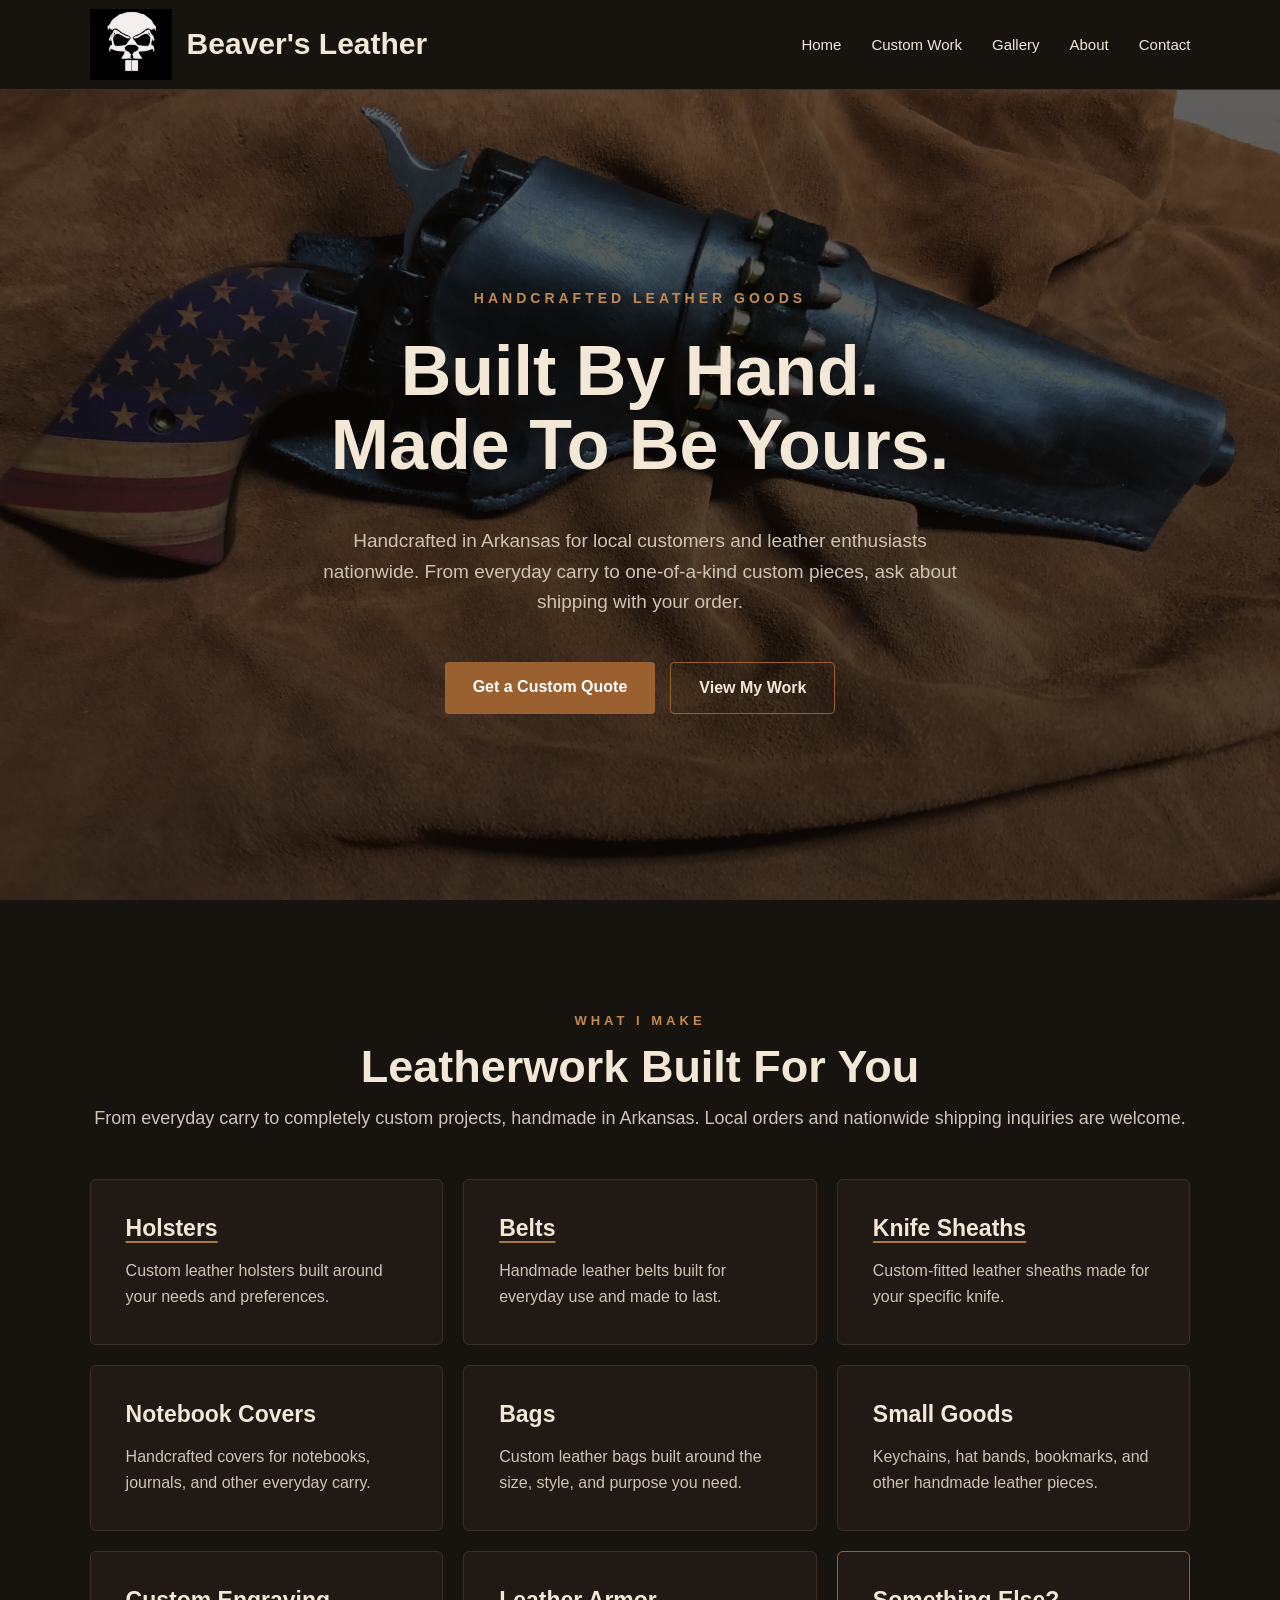
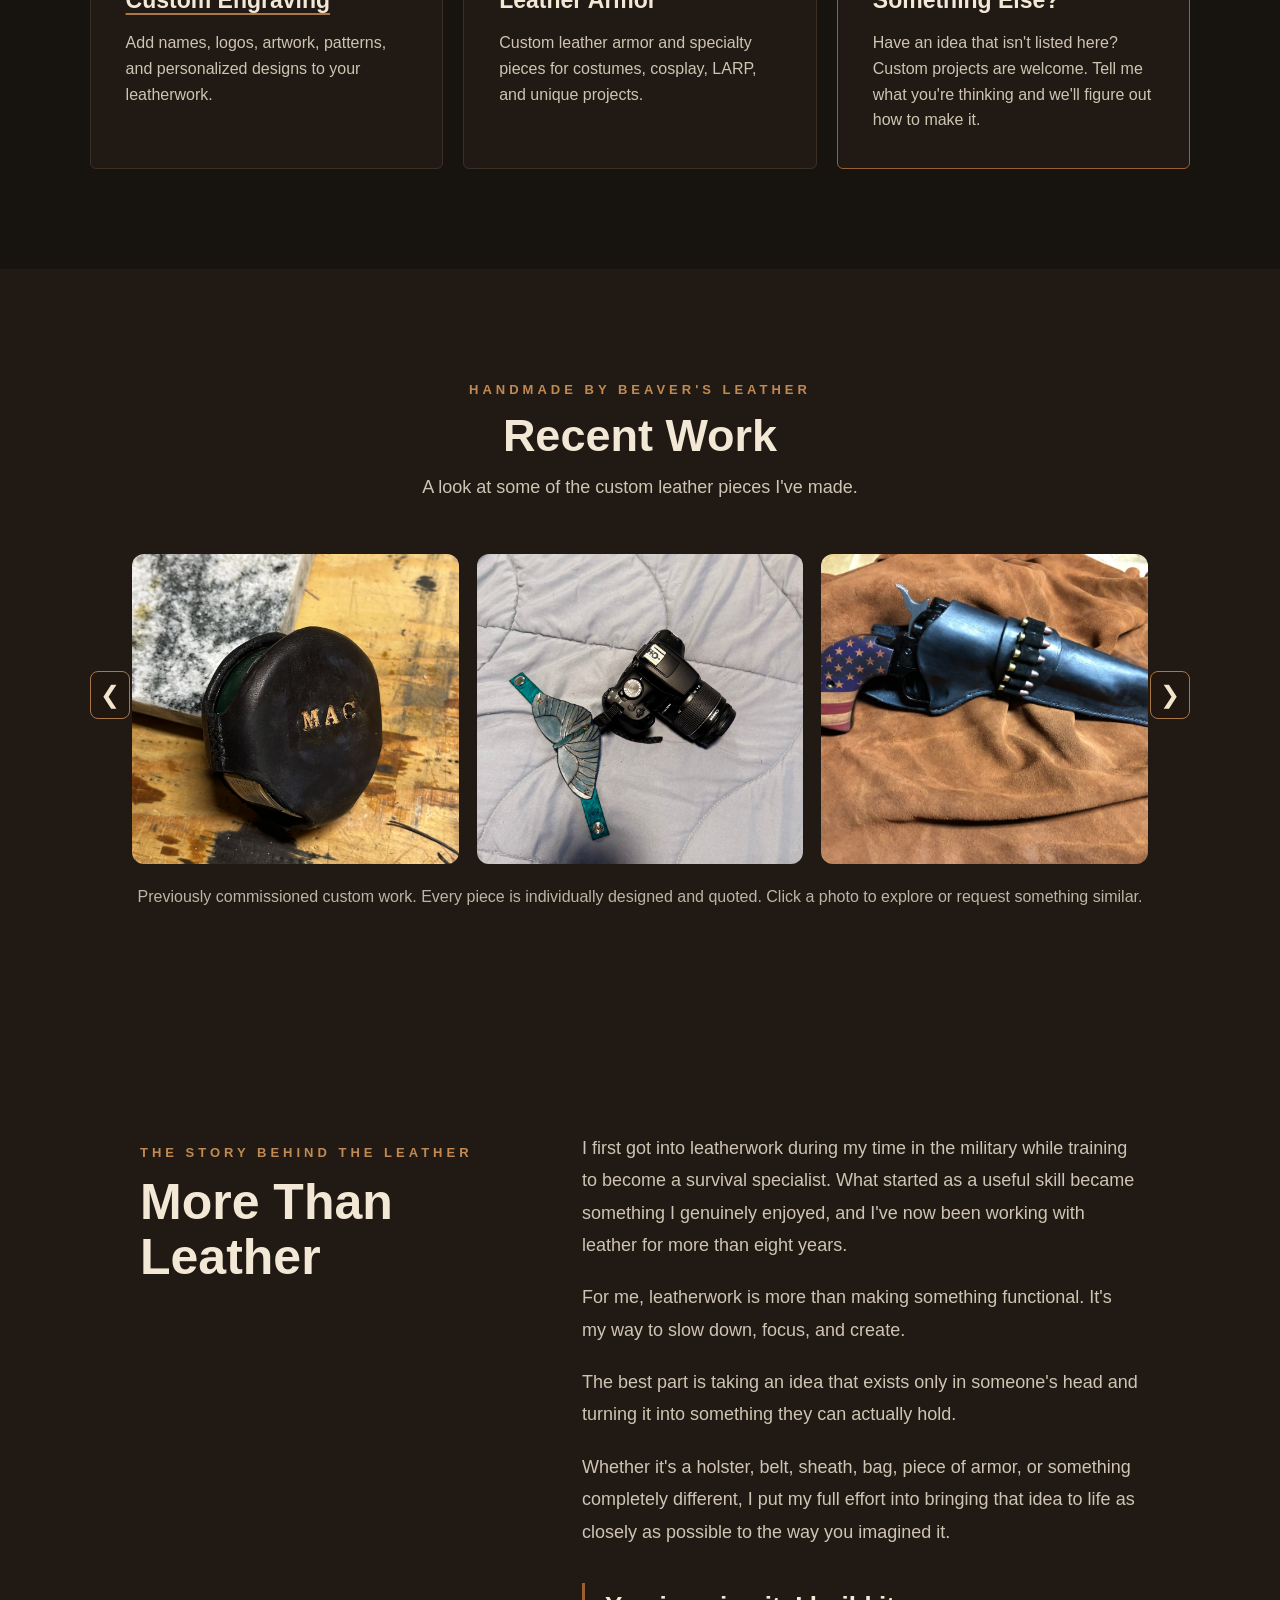
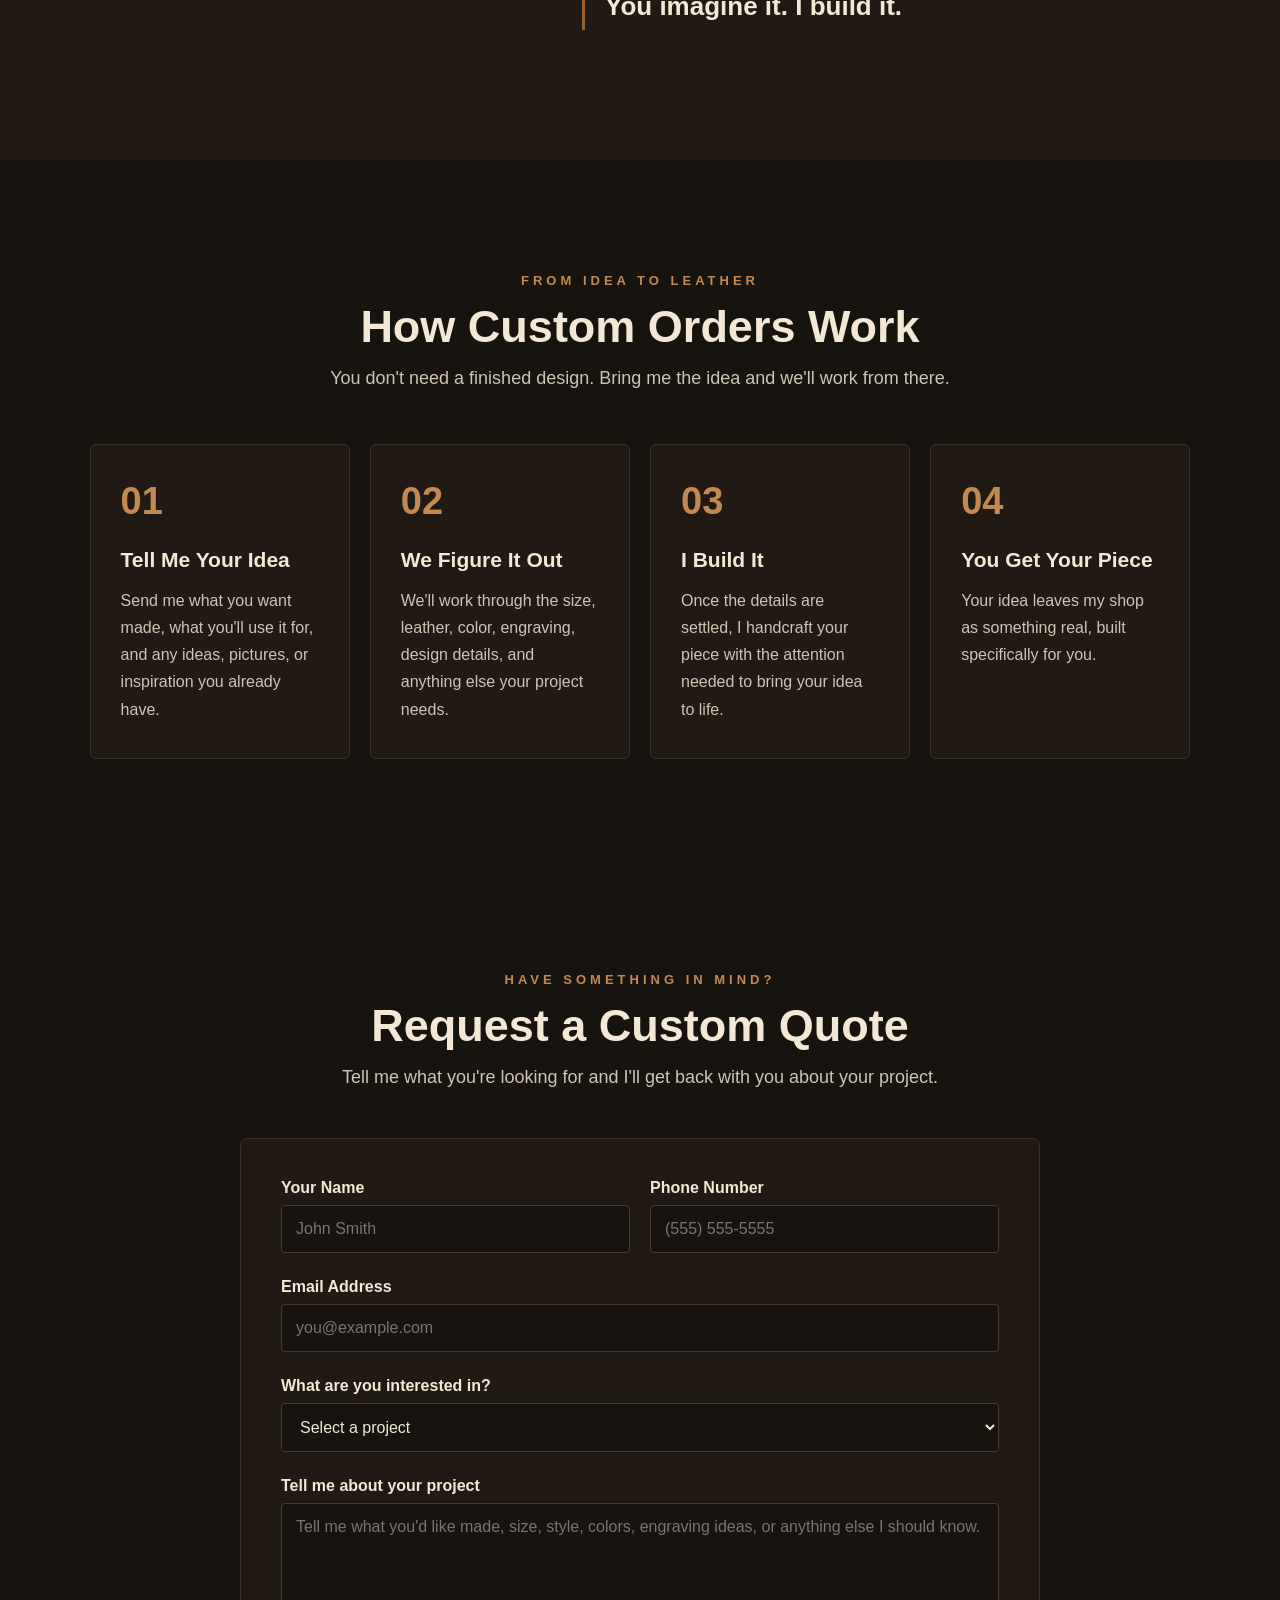
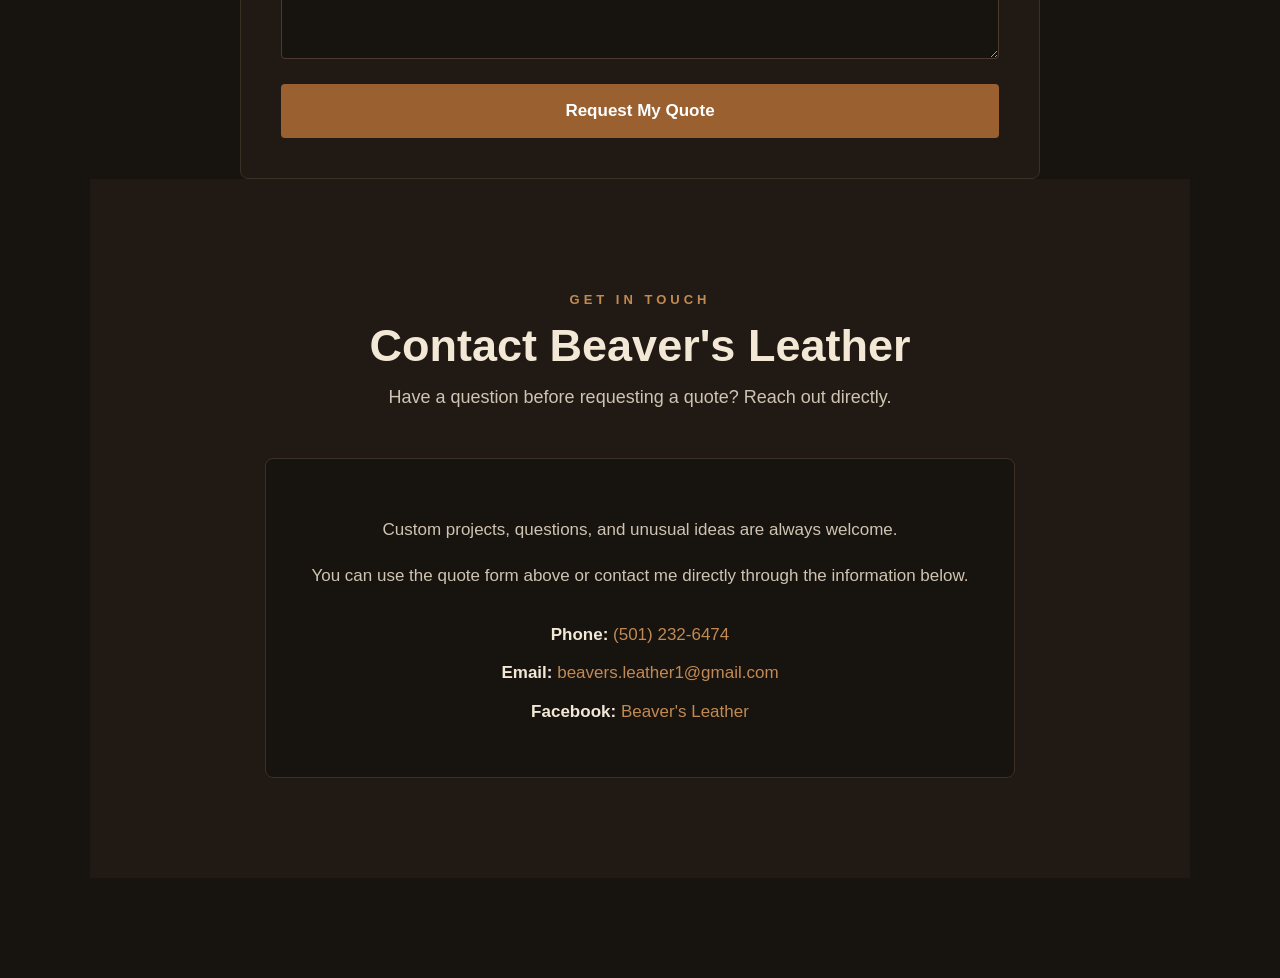
<file: index.html>
<!DOCTYPE html>
<html lang="en">

<head>
    <meta charset="UTF-8">
    <meta name="viewport" content="width=device-width, initial-scale=1.0">
    <meta name="google-site-verification" content="rkYF938mYYrLlUx3frRd5JpRMcJmNcJFyd7w3SIu_lg" />

    <title>Custom Leather Goods in Arkansas & Nationwide | Beaver's Leather</title>
    <meta name="description" content="Arkansas-based custom leathercraft serving local and nationwide customers. Explore handmade holsters, belts, knife sheaths and engraved gifts. Request a quote.">
    <meta name="robots" content="index, follow, max-image-preview:large">
    <link rel="canonical" href="https://zacbeavers7-source.github.io/beavers-leather/">
    <meta property="og:type" content="website">
    <meta property="og:site_name" content="Beaver's Leather">
    <meta property="og:title" content="Custom Leather Goods & Engraving | Beaver's Leather">
    <meta property="og:description" content="Handcrafted leather holsters, belts, knife sheaths, engraved notebooks and one-of-a-kind custom leatherwork. You imagine it. I build it.">
    <meta property="og:url" content="https://zacbeavers7-source.github.io/beavers-leather/">
    <meta property="og:image" content="https://zacbeavers7-source.github.io/beavers-leather/images/leather3.jpeg">
    <meta property="og:image:alt" content="Handcrafted leatherwork by Beaver's Leather">
    <meta name="twitter:card" content="summary_large_image">
    <meta name="theme-color" content="#201710">
    <script type="application/ld+json">
    {
      "@context": "https://schema.org",
      "@type": "Organization",
      "name": "Beaver's Leather",
      "url": "https://zacbeavers7-source.github.io/beavers-leather/",
      "description": "Custom handcrafted leather goods including holsters, belts, knife sheaths, notebooks and personalized leather gifts.",
      "email": "beavers.leather1@gmail.com",
      "telephone": "+1-501-232-6474",
      "sameAs": ["https://www.facebook.com/BeaverhideLeather"],
      "logo": "https://zacbeavers7-source.github.io/beavers-leather/images/logo.JPG"
    }
    </script>
    <link rel="stylesheet" href="style.css">
<style>
.gallery-carousel { position:relative; max-width:1200px; margin:32px auto 0; padding:0 42px; }
.gallery-track { display:flex; gap:18px; overflow-x:auto; scroll-snap-type:x mandatory; scroll-behavior:smooth; scrollbar-width:none; padding:6px 0 12px; }
.gallery-track::-webkit-scrollbar { display:none; }
.gallery-track img { flex:0 0 calc((100% - 36px)/3); width:calc((100% - 36px)/3); height:310px; object-fit:cover; border-radius:12px; cursor:zoom-in; scroll-snap-align:start; }
.gallery-arrow { position:absolute; top:45%; transform:translateY(-50%); z-index:2; width:40px; height:48px; border:1px solid #a97846; border-radius:8px; background:#201710; color:#f4e5cd; font-size:24px; cursor:pointer; }
.gallery-prev { left:0; } .gallery-next { right:0; }
.gallery-arrow:hover { background:#754b2a; }
.gallery-hint { text-align:center; opacity:.75; margin-top:12px; }
.gallery-lightbox[hidden] { display:none; }
.gallery-lightbox { position:fixed; inset:0; z-index:9999; background:rgba(0,0,0,.94); display:flex; align-items:center; justify-content:center; gap:14px; padding:55px 15px; }
.lightbox-photo { max-width:calc(100vw - 125px); max-height:calc(100vh - 110px); object-fit:contain; }
.lightbox-close,.lightbox-prev,.lightbox-next { background:rgba(45,32,22,.9); color:white; border:1px solid #b48b62; border-radius:8px; cursor:pointer; font-size:26px; padding:10px 15px; }
.lightbox-close { position:absolute; top:15px; right:20px; font-size:34px; }
.lightbox-count { position:absolute; bottom:15px; color:white; font-size:14px; }
@media(max-width:800px) { .gallery-track img { flex-basis:calc((100% - 18px)/2); width:calc((100% - 18px)/2); height:270px; } }
@media(max-width:540px) { .gallery-carousel { padding:0 34px; } .gallery-track img { flex-basis:100%; width:100%; height:330px; } .gallery-arrow { width:30px; } .lightbox-photo { max-width:calc(100vw - 100px); } .lightbox-prev,.lightbox-next { padding:8px; } }
@media(prefers-reduced-motion:reduce) { .gallery-track { scroll-behavior:auto; } }

.product-card h3 a { color:inherit; text-decoration:underline; text-decoration-color:#a97846; text-underline-offset:5px; }
.gallery-request {position:absolute;bottom:45px;left:50%;transform:translateX(-50%);background:#b98a56;color:#18110b;border:0;border-radius:8px;padding:12px 18px;font-weight:700;cursor:pointer;white-space:nowrap;max-width:90vw;}
.gallery-lightbox .lightbox-count {bottom:12px;}
.quote-reference[hidden]{display:none}
.quote-reference{display:flex;align-items:center;gap:15px;max-width:700px;margin:15px auto 25px;padding:14px;border:1px solid #a97846;border-radius:10px;background:#241b14;color:#f4e5cd}
.quote-reference img{width:100px;height:100px;object-fit:cover;border-radius:6px}
.quote-reference p{overflow-wrap:anywhere;font-size:13px;margin:6px 0}
.quote-reference button{background:none;color:#e6b67e;border:1px solid #a97846;border-radius:5px;padding:6px 10px;cursor:pointer}
@media(max-width:540px){.gallery-request{font-size:13px;padding:10px 12px}.quote-reference img{width:75px;height:75px}}
</style>
</head>

<body>

    <header>
        <div class="logo">

    <img
        src="images/logo.JPG"
        alt="Beaver's Leather Logo"
        class="logo-img"
    >

    <span class="logo-text">Beaver's Leather</span>

</div>

        <nav>
    <a href="#">Home</a>
    <a href="#products">Custom Work</a>
    <a href="#gallery">Gallery</a>
    <a href="#about">About</a>
    <a href="#contact">Contact</a>
</nav>
    </header>

    <main>

        <section class="hero">

            <p class="hero-small">HANDCRAFTED LEATHER GOODS</p>

            <h1>Built By Hand.<br>Made To Be Yours.</h1>

            <p class="hero-description">
                Handcrafted in Arkansas for local customers and leather enthusiasts nationwide.
                From everyday carry to one-of-a-kind custom pieces, ask about shipping with your order.
            </p>

            <div class="hero-buttons">
                <a class="button primary-button" href="#quote">Get a Custom Quote</a>
                <a class="button secondary-button" href="#gallery">View My Work</a>
            </div>

        </section>
<section class="products" id="products">

    <div class="section-heading">
        <p>WHAT I MAKE</p>
        <h2>Leatherwork Built For You</h2>
        <span>
            From everyday carry to completely custom projects, handmade in Arkansas.
            Local orders and nationwide shipping inquiries are welcome.
        </span>
    </div>

    <div class="product-grid">

        <div class="product-card">
            <h3><a href="custom-leather-holsters.html">Holsters</a></h3>
            <p>Custom leather holsters built around your needs and preferences.</p>
        </div>

        <div class="product-card">
            <h3><a href="custom-leather-belts.html">Belts</a></h3>
            <p>Handmade leather belts built for everyday use and made to last.</p>
        </div>

        <div class="product-card">
            <h3><a href="custom-knife-sheaths.html">Knife Sheaths</a></h3>
            <p>Custom-fitted leather sheaths made for your specific knife.</p>
        </div>

        <div class="product-card">
            <h3>Notebook Covers</h3>
            <p>Handcrafted covers for notebooks, journals, and other everyday carry.</p>
        </div>

        <div class="product-card">
            <h3>Bags</h3>
            <p>Custom leather bags built around the size, style, and purpose you need.</p>
        </div>

        <div class="product-card">
            <h3>Small Goods</h3>
            <p>Keychains, hat bands, bookmarks, and other handmade leather pieces.</p>
        </div>

        <div class="product-card">
            <h3><a href="personalized-leather-gifts.html">Custom Engraving</a></h3>
            <p>Add names, logos, artwork, patterns, and personalized designs to your leatherwork.</p>
        </div>

        <div class="product-card">
            <h3>Leather Armor</h3>
            <p>Custom leather armor and specialty pieces for costumes, cosplay, LARP, and unique projects.</p>
        </div>

        <div class="product-card custom-card">
            <h3>Something Else?</h3>
            <p>
                Have an idea that isn't listed here? Custom projects are welcome.
                Tell me what you're thinking and we'll figure out how to make it.
            </p>
        </div>

    </div>

</section>
<section class="gallery" id="gallery">

    <div class="section-heading">
        <p>HANDMADE BY BEAVER'S LEATHER</p>
        <h2>Recent Work</h2>
        <span>
            A look at some of the custom leather pieces I've made.
        </span>
    </div>

    <div class="gallery-carousel" aria-label="Leatherwork photo gallery">
        <button class="gallery-arrow gallery-prev" type="button" aria-label="Previous photos">&#10094;</button>
        <div class="gallery-track" id="gallery-track" tabindex="0" aria-label="Swipe or scroll through photos">
            <img src="images/leather1.jpg" alt="Handcrafted leatherwork" loading="lazy">
            <img src="images/leather2.jpeg" alt="Handcrafted leatherwork" loading="lazy">
            <img src="images/leather3.jpeg" alt="Handcrafted leatherwork" loading="lazy">
            <img src="images/leather4.JPG" alt="Handcrafted leatherwork" loading="lazy">
            <img src="images/leather5.jpeg" alt="Handcrafted leatherwork" loading="lazy">
            <img src="images/leather6.jpeg" alt="Handcrafted leatherwork" loading="lazy">
        </div>
        <button class="gallery-arrow gallery-next" type="button" aria-label="Next photos">&#10095;</button>
    </div>
    <p class="gallery-hint">Previously commissioned custom work. Every piece is individually designed and quoted. Click a photo to explore or request something similar.</p>
    <div class="gallery-lightbox" id="gallery-lightbox" role="dialog" aria-modal="true" aria-label="Photo viewer" hidden>
        <button type="button" class="lightbox-close" aria-label="Close photo viewer">&times;</button>
        <button type="button" class="lightbox-prev" aria-label="Previous photo">&#10094;</button>
        <img class="lightbox-photo" alt="Enlarged handmade leatherwork">
        <button type="button" class="lightbox-next" aria-label="Next photo">&#10095;</button>
        <span class="lightbox-count" aria-live="polite"></span>
        <button type="button" class="gallery-request">Request Something Similar</button>
    </div>

</section>
<section class="about" id="about">

    <div class="about-content">

        <div class="about-heading">
            <p>THE STORY BEHIND THE LEATHER</p>
            <h2>More Than Leather</h2>
        </div>

        <div class="about-text">

            <p>
                I first got into leatherwork during my time in the military
                while training to become a survival specialist. What started
                as a useful skill became something I genuinely enjoyed, and
                I've now been working with leather for more than eight years.
            </p>

            <p>
                For me, leatherwork is more than making something functional.
                It's my way to slow down, focus, and create.
            </p>

            <p>
                The best part is taking an idea that exists only in someone's
                head and turning it into something they can actually hold.
            </p>

            <p>
                Whether it's a holster, belt, sheath, bag, piece of armor, or
                something completely different, I put my full effort into
                bringing that idea to life as closely as possible to the way
                you imagined it.
            </p>

            <p class="about-tagline">
                You imagine it. I build it.
            </p>

        </div>

    </div>

</section>
<section class="process" id="process">

    <div class="section-heading">
        <p>FROM IDEA TO LEATHER</p>
        <h2>How Custom Orders Work</h2>
        <span>
            You don't need a finished design. Bring me the idea and we'll work from there.
        </span>
    </div>

    <div class="process-grid">

        <div class="process-card">
            <span class="step-number">01</span>
            <h3>Tell Me Your Idea</h3>
            <p>
                Send me what you want made, what you'll use it for,
                and any ideas, pictures, or inspiration you already have.
            </p>
        </div>

        <div class="process-card">
            <span class="step-number">02</span>
            <h3>We Figure It Out</h3>
            <p>
                We'll work through the size, leather, color, engraving,
                design details, and anything else your project needs.
            </p>
        </div>

        <div class="process-card">
            <span class="step-number">03</span>
            <h3>I Build It</h3>
            <p>
                Once the details are settled, I handcraft your piece
                with the attention needed to bring your idea to life.
            </p>
        </div>

        <div class="process-card">
            <span class="step-number">04</span>
            <h3>You Get Your Piece</h3>
            <p>
                Your idea leaves my shop as something real,
                built specifically for you.
            </p>
        </div>

    </div>

</section>
<section class="quote-section" id="quote">

    <div class="section-heading">
        <p>HAVE SOMETHING IN MIND?</p>
        <h2>Request a Custom Quote</h2>
        <span>
            Tell me what you're looking for and I'll get back with you about your project.
        </span>
    </div>

    <div class="quote-reference" id="quote-reference" hidden><img id="quote-reference-image" alt="Selected previous leather project"><div><strong>Inspired by a previous project</strong><p id="quote-reference-label"></p><button type="button" id="quote-reference-clear">Remove reference</button></div></div>

    <form
    class="quote-form"
    action="https://formsubmit.co/beavers.leather1@gmail.com"
    method="POST"
    enctype="multipart/form-data"
>

    <input type="hidden" id="project-reference" name="inspiration_project_url" value="">
    <input
        type="hidden"
        name="_subject"
        value="New Beaver's Leather Quote Request!"
    >

        <div class="form-row">

            <div class="form-group">
                <label for="name">Your Name</label>
                <input type="text" id="name" name="name" placeholder="John Smith" required>
            </div>

            <div class="form-group">
                <label for="phone">Phone Number</label>
                <input type="tel" id="phone" name="phone" placeholder="(555) 555-5555">
            </div>

        </div>

        <div class="form-group">
            <label for="email">Email Address</label>
            <input type="email" id="email" name="email" placeholder="you@example.com" required>
        </div>

        <div class="form-group">
            <label for="project">What are you interested in?</label>

            <select id="project" name="project" required>
                <option value="">Select a project</option>
                <option value="holster">Holster</option>
                <option value="belt">Belt</option>
                <option value="knife-sheath">Knife Sheath</option>
                <option value="notebook-cover">Notebook Cover</option>
                <option value="bag">Bag</option>
                <option value="keychain">Keychain</option>
                <option value="hand-band">Hand Band</option>
                <option value="bookmark">Bookmark</option>
                <option value="armor">Leather Armor</option>
                <option value="engraving">Custom Engraving</option>
                <option value="other">Something Else</option>
            </select>
        </div>

        <div class="form-group">
            <label for="details">Tell me about your project</label>

            <textarea
                id="details"
                name="details"
                rows="7"
                placeholder="Tell me what you'd like made, size, style, colors, engraving ideas, or anything else I should know."
                required
            ></textarea>
        </div>

        <button type="submit" class="submit-button">
            Request My Quote
        </button>

    </form>
    <section class="contact" id="contact">

    <div class="section-heading">
        <p>GET IN TOUCH</p>
        <h2>Contact Beaver's Leather</h2>
        <span>
            Have a question before requesting a quote? Reach out directly.
        </span>
    </div>

    <div class="contact-box">

        <p>
            Custom projects, questions, and unusual ideas are always welcome.
        </p>

        <p>
            You can use the quote form above or contact me directly through
            the information below.
        </p>

        <div class="contact-details">

    <p>
        <strong>Phone:</strong>
        <a href="tel:+15012326474">(501) 232-6474</a>
    </p>

    <p>
        <strong>Email:</strong>
        <a href="mailto:beavers.leather1@gmail.com">
            beavers.leather1@gmail.com
        </a>
    </p>

    <p>
        <strong>Facebook:</strong>
        <a href="https://www.facebook.com/BeaverhideLeather"
           target="_blank"
           rel="noopener noreferrer">
            Beaver's Leather
        </a>
    </p>

</div>

    </div>

</section>

</section>

    </main>

<script>
(() => {
 const track=document.getElementById('gallery-track');
 const viewer=document.getElementById('gallery-lightbox');
 const photo=viewer.querySelector('.lightbox-photo');
 const counter=viewer.querySelector('.lightbox-count');
 const referenceField=document.getElementById('project-reference');
 const referenceBox=document.getElementById('quote-reference');
 const referenceImage=document.getElementById('quote-reference-image');
 const referenceLabel=document.getElementById('quote-reference-label');
 const details=document.getElementById('details');
 const fallback=Array.from(track.querySelectorAll('img')).map(img=>({src:img.getAttribute('src'),name:img.getAttribute('src').split('/').pop()}));
 let images=fallback, current=0, timer;
 const reduceMotion=window.matchMedia('(prefers-reduced-motion: reduce)').matches;
 function render(items) {
   images=items;
   track.replaceChildren(...items.map(item=>{
     const img=document.createElement('img');
     img.src=item.src; img.alt='Beaver\'s Leather custom work: '+item.name.replace(/\.[^.]+$/,'').replace(/[-_]/g,' ');
     img.loading='lazy'; img.addEventListener('click',()=>openPhoto(items.indexOf(item)));
     return img;
   }));
 }
 function step(direction) {
   const first=track.querySelector('img'); if(!first)return;
   const distance=first.getBoundingClientRect().width+18;
   const max=track.scrollWidth-track.clientWidth;
   if(direction>0 && track.scrollLeft>=max-5)track.scrollTo({left:0,behavior:reduceMotion?'instant':'smooth'});
   else if(direction<0 && track.scrollLeft<=5)track.scrollTo({left:max,behavior:reduceMotion?'instant':'smooth'});
   else track.scrollBy({left:direction*distance,behavior:reduceMotion?'instant':'smooth'});
 }
 function showPhoto() { photo.src=images[current].src; photo.alt='Beaver\'s Leather custom work'; counter.textContent=(current+1)+' / '+images.length; }
 function openPhoto(i) { current=i;showPhoto();viewer.hidden=false;document.body.style.overflow='hidden';stop();viewer.querySelector('.lightbox-close').focus(); }
 function closePhoto() { viewer.hidden=true;document.body.style.overflow='';start(); }
 function movePhoto(d) { current=(current+d+images.length)%images.length;showPhoto(); }
 function requestSimilar(){
   const item=images[current];
   const url=new URL(item.src,document.baseURI).href;
   referenceField.value=url;
   referenceImage.src=url;
   referenceLabel.textContent='Reference photo: '+item.name;
   referenceBox.hidden=false;
   if(!details.value.trim())details.value='I saw this piece in your portfolio and would like to discuss a similar custom project. I understand it will be individually designed and quoted.\n\nMy preferred changes or details: ';
   closePhoto();
   document.getElementById('quote').scrollIntoView({behavior:reduceMotion?'auto':'smooth',block:'start'});
   details.focus({preventScroll:true});
 }
 viewer.querySelector('.gallery-request').addEventListener('click',requestSimilar);
 document.getElementById('quote-reference-clear').addEventListener('click',()=>{referenceField.value='';referenceBox.hidden=true;referenceImage.removeAttribute('src');referenceLabel.textContent='';});
 function stop(){clearInterval(timer);}
 function start(){stop();if(!reduceMotion)timer=setInterval(()=>{if(!document.hidden && viewer.hidden)step(1)},4000);}
 document.querySelector('.gallery-prev').addEventListener('click',()=>{step(-1);start();});
 document.querySelector('.gallery-next').addEventListener('click',()=>{step(1);start();});
 viewer.querySelector('.lightbox-close').addEventListener('click',closePhoto);
 viewer.querySelector('.lightbox-prev').addEventListener('click',()=>movePhoto(-1));
 viewer.querySelector('.lightbox-next').addEventListener('click',()=>movePhoto(1));
 viewer.addEventListener('click',e=>{if(e.target===viewer)closePhoto();});
 document.addEventListener('keydown',e=>{if(viewer.hidden)return;if(e.key==='Escape')closePhoto();if(e.key==='ArrowLeft')movePhoto(-1);if(e.key==='ArrowRight')movePhoto(1);});
 track.addEventListener('mouseenter',stop);track.addEventListener('mouseleave',start);
 track.addEventListener('focusin',stop);track.addEventListener('focusout',start);
 track.addEventListener('touchstart',stop,{passive:true});track.addEventListener('touchend',start,{passive:true});
 render(fallback);start();
 // The GitHub repository is public; discover newly uploaded photos automatically.
 fetch('https://api.github.com/repos/zacbeavers7-source/beavers-leather/contents/images?ref=main',{headers:{Accept:'application/vnd.github+json'}})
 .then(r=>{if(!r.ok)throw Error('Photo listing unavailable');return r.json();})
 .then(files=>{
   const photos=files.filter(f=>f.type==='file' && /\.(jpe?g|png|webp|gif)$/i.test(f.name) && !/^logo\./i.test(f.name))
     .map(f=>({src:'images/'+encodeURIComponent(f.name),name:f.name}));
   if(photos.length)render(photos);
 }).catch(()=>{ /* Keep original photos when the listing service is unavailable. */ });
})();
</script>
</body>

</html>
</file>
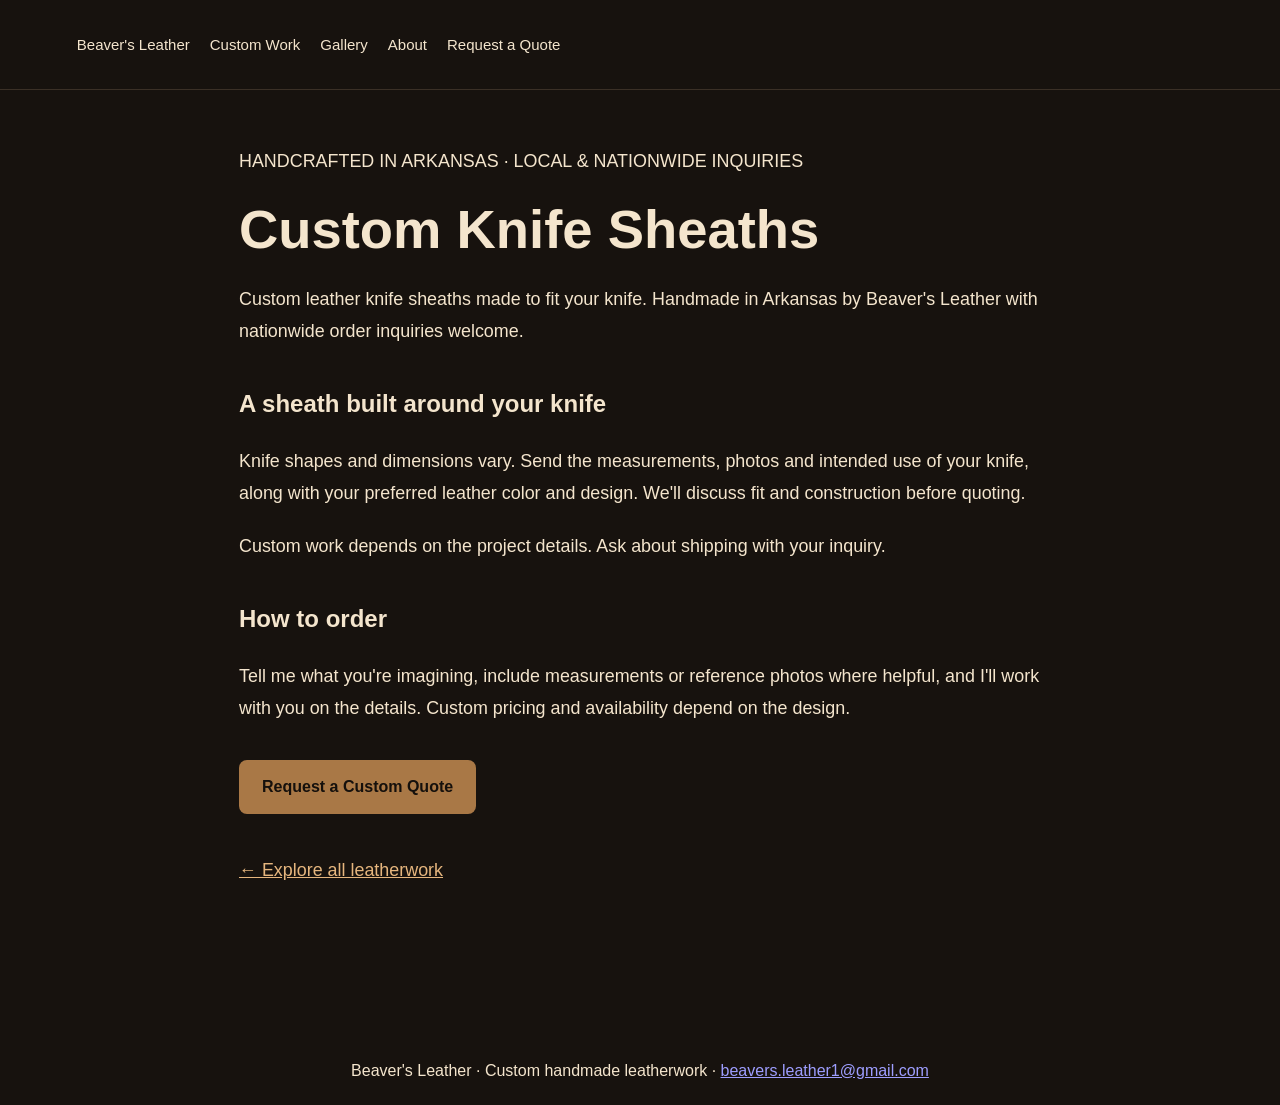
<file: custom-knife-sheaths.html>
<!DOCTYPE html>
<html lang="en"><head><meta charset="UTF-8"><meta name="viewport" content="width=device-width, initial-scale=1.0">
<title>Custom-Fitted Leather Knife Sheaths | Beaver's Leather</title>
<meta name="description" content="Custom leather knife sheaths made to fit your knife. Handmade in Arkansas by Beaver's Leather with nationwide order inquiries welcome."><meta name="robots" content="index, follow">
<link rel="canonical" href="https://zacbeavers7-source.github.io/beavers-leather/custom-knife-sheaths.html"><link rel="stylesheet" href="style.css">
<meta property="og:type" content="website"><meta property="og:title" content="Custom-Fitted Leather Knife Sheaths | Beaver's Leather"><meta property="og:description" content="Custom leather knife sheaths made to fit your knife. Handmade in Arkansas by Beaver's Leather with nationwide order inquiries welcome."><meta property="og:url" content="https://zacbeavers7-source.github.io/beavers-leather/custom-knife-sheaths.html">
<style>body{background:#17120e;color:#f4e5cd} .detail-wrap{max-width:850px;margin:55px auto;padding:0 24px 75px;line-height:1.8} .detail-wrap h1{font-size:clamp(2rem,5vw,3.4rem);line-height:1.2;margin:18px 0} .detail-wrap h2{margin-top:35px} .detail-wrap p{font-size:1.12rem;margin:20px 0} .detail-wrap a{color:#e6b67e} .detail-cta{display:inline-block;background:#a97846;color:#15100c!important;padding:13px 23px;border-radius:8px;text-decoration:none;font-weight:bold;margin-top:15px} .detail-back{display:inline-block;margin-top:20px} header{padding:20px 6%;} .detail-nav{display:flex;flex-wrap:wrap;gap:20px} .detail-nav a{color:#f4e5cd} footer{text-align:center;padding:25px}</style>
<script type="application/ld+json">{"@context":"https://schema.org","@type":"WebPage","name":"Custom-Fitted Leather Knife Sheaths","description":"Custom leather knife sheaths made to fit your knife. Handmade in Arkansas by Beaver's Leather with nationwide order inquiries welcome.","url":"https://zacbeavers7-source.github.io/beavers-leather/custom-knife-sheaths.html","isPartOf":{"@type":"WebSite","name":"Beaver's Leather","url":"https://zacbeavers7-source.github.io/beavers-leather/"}}</script>
</head><body>
<header><nav class="detail-nav"><a href="./">Beaver's Leather</a><a href="./#products">Custom Work</a><a href="./#gallery">Gallery</a><a href="./#about">About</a><a href="./#quote">Request a Quote</a></nav></header>
<main class="detail-wrap"><p>HANDCRAFTED IN ARKANSAS · LOCAL &amp; NATIONWIDE INQUIRIES</p><h1>Custom Knife Sheaths</h1><p>Custom leather knife sheaths made to fit your knife. Handmade in Arkansas by Beaver's Leather with nationwide order inquiries welcome.</p>
<h2>A sheath built around your knife</h2><p>Knife shapes and dimensions vary. Send the measurements, photos and intended use of your knife, along with your preferred leather color and design. We'll discuss fit and construction before quoting.</p><p>Custom work depends on the project details. Ask about shipping with your inquiry.</p>
<h2>How to order</h2><p>Tell me what you're imagining, include measurements or reference photos where helpful, and I'll work with you on the details. Custom pricing and availability depend on the design.</p>
<a class="detail-cta" href="./#quote">Request a Custom Quote</a><p><a class="detail-back" href="./#products">← Explore all leatherwork</a></p></main>
<footer>Beaver's Leather · Custom handmade leatherwork · <a href="mailto:beavers.leather1@gmail.com">beavers.leather1@gmail.com</a></footer>
</body></html>
</file>
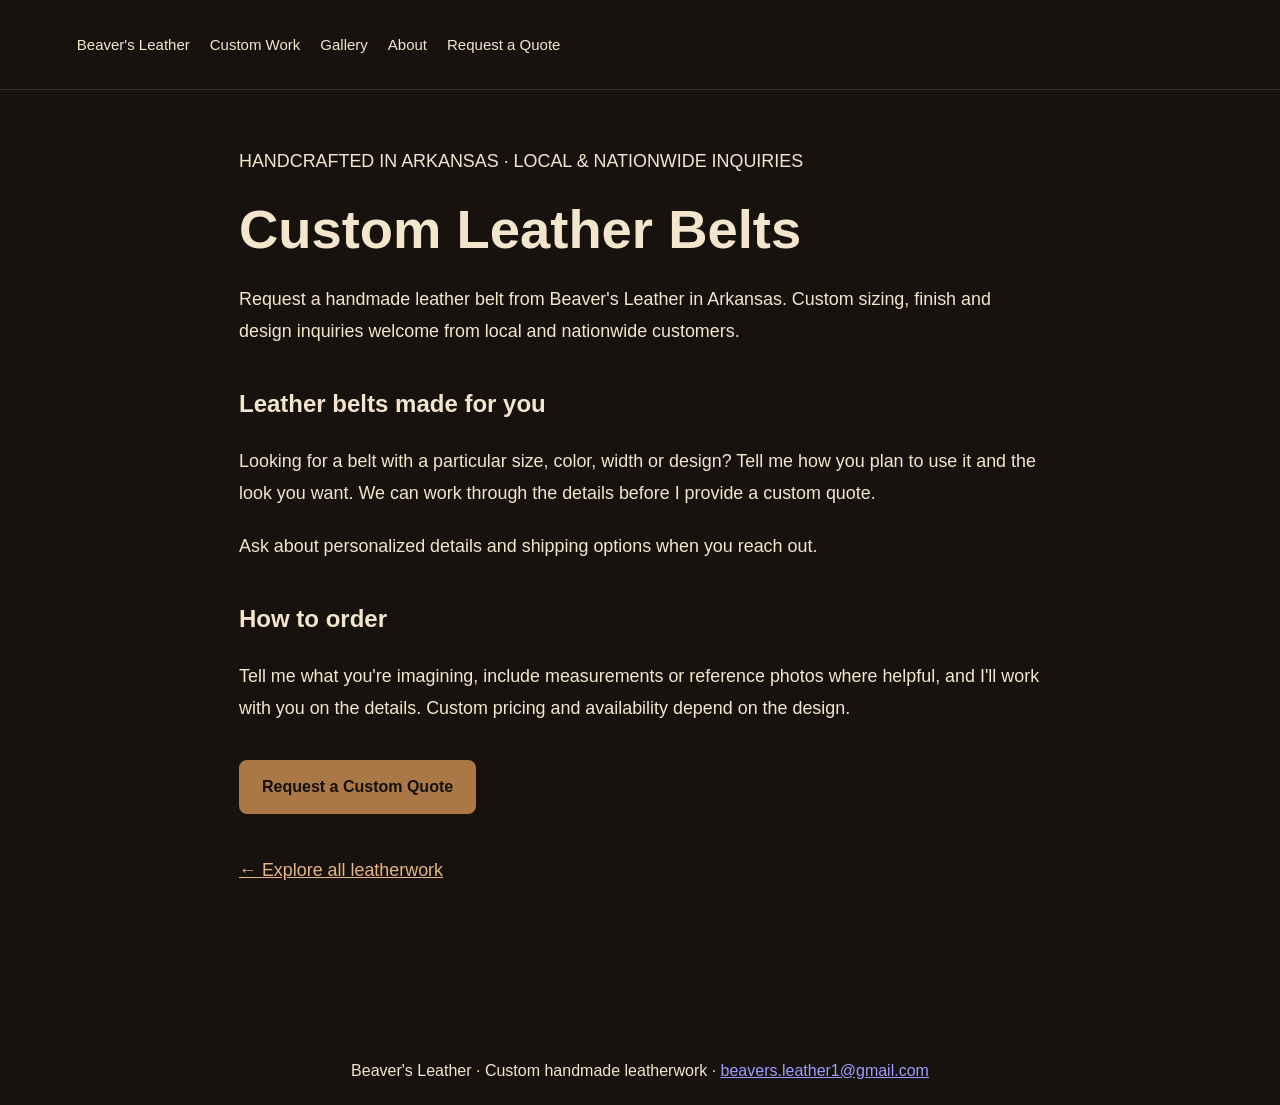
<file: custom-leather-belts.html>
<!DOCTYPE html>
<html lang="en"><head><meta charset="UTF-8"><meta name="viewport" content="width=device-width, initial-scale=1.0">
<title>Handmade Custom Leather Belts | Beaver's Leather</title>
<meta name="description" content="Request a handmade leather belt from Beaver's Leather in Arkansas. Custom sizing, finish and design inquiries welcome from local and nationwide customers."><meta name="robots" content="index, follow">
<link rel="canonical" href="https://zacbeavers7-source.github.io/beavers-leather/custom-leather-belts.html"><link rel="stylesheet" href="style.css">
<meta property="og:type" content="website"><meta property="og:title" content="Handmade Custom Leather Belts | Beaver's Leather"><meta property="og:description" content="Request a handmade leather belt from Beaver's Leather in Arkansas. Custom sizing, finish and design inquiries welcome from local and nationwide customers."><meta property="og:url" content="https://zacbeavers7-source.github.io/beavers-leather/custom-leather-belts.html">
<style>body{background:#17120e;color:#f4e5cd} .detail-wrap{max-width:850px;margin:55px auto;padding:0 24px 75px;line-height:1.8} .detail-wrap h1{font-size:clamp(2rem,5vw,3.4rem);line-height:1.2;margin:18px 0} .detail-wrap h2{margin-top:35px} .detail-wrap p{font-size:1.12rem;margin:20px 0} .detail-wrap a{color:#e6b67e} .detail-cta{display:inline-block;background:#a97846;color:#15100c!important;padding:13px 23px;border-radius:8px;text-decoration:none;font-weight:bold;margin-top:15px} .detail-back{display:inline-block;margin-top:20px} header{padding:20px 6%;} .detail-nav{display:flex;flex-wrap:wrap;gap:20px} .detail-nav a{color:#f4e5cd} footer{text-align:center;padding:25px}</style>
<script type="application/ld+json">{"@context":"https://schema.org","@type":"WebPage","name":"Handmade Custom Leather Belts","description":"Request a handmade leather belt from Beaver's Leather in Arkansas. Custom sizing, finish and design inquiries welcome from local and nationwide customers.","url":"https://zacbeavers7-source.github.io/beavers-leather/custom-leather-belts.html","isPartOf":{"@type":"WebSite","name":"Beaver's Leather","url":"https://zacbeavers7-source.github.io/beavers-leather/"}}</script>
</head><body>
<header><nav class="detail-nav"><a href="./">Beaver's Leather</a><a href="./#products">Custom Work</a><a href="./#gallery">Gallery</a><a href="./#about">About</a><a href="./#quote">Request a Quote</a></nav></header>
<main class="detail-wrap"><p>HANDCRAFTED IN ARKANSAS · LOCAL &amp; NATIONWIDE INQUIRIES</p><h1>Custom Leather Belts</h1><p>Request a handmade leather belt from Beaver's Leather in Arkansas. Custom sizing, finish and design inquiries welcome from local and nationwide customers.</p>
<h2>Leather belts made for you</h2><p>Looking for a belt with a particular size, color, width or design? Tell me how you plan to use it and the look you want. We can work through the details before I provide a custom quote.</p><p>Ask about personalized details and shipping options when you reach out.</p>
<h2>How to order</h2><p>Tell me what you're imagining, include measurements or reference photos where helpful, and I'll work with you on the details. Custom pricing and availability depend on the design.</p>
<a class="detail-cta" href="./#quote">Request a Custom Quote</a><p><a class="detail-back" href="./#products">← Explore all leatherwork</a></p></main>
<footer>Beaver's Leather · Custom handmade leatherwork · <a href="mailto:beavers.leather1@gmail.com">beavers.leather1@gmail.com</a></footer>
</body></html>
</file>
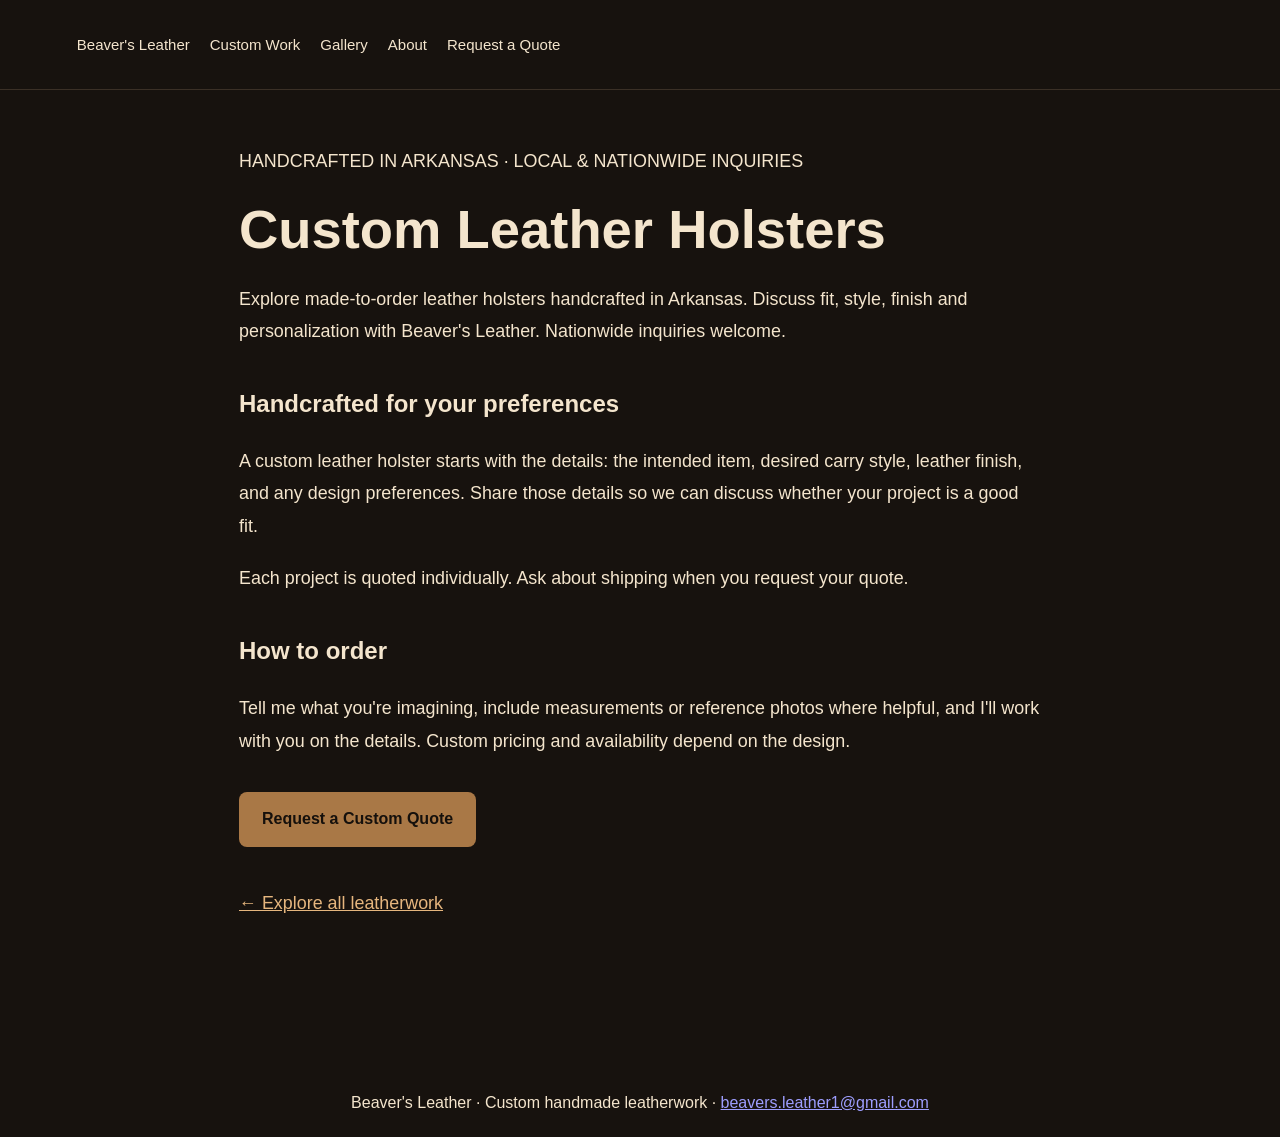
<file: custom-leather-holsters.html>
<!DOCTYPE html>
<html lang="en"><head><meta charset="UTF-8"><meta name="viewport" content="width=device-width, initial-scale=1.0">
<title>Custom Leather Holsters Handmade in Arkansas | Beaver's Leather</title>
<meta name="description" content="Explore made-to-order leather holsters handcrafted in Arkansas. Discuss fit, style, finish and personalization with Beaver's Leather. Nationwide inquiries welcome."><meta name="robots" content="index, follow">
<link rel="canonical" href="https://zacbeavers7-source.github.io/beavers-leather/custom-leather-holsters.html"><link rel="stylesheet" href="style.css">
<meta property="og:type" content="website"><meta property="og:title" content="Custom Leather Holsters Handmade in Arkansas | Beaver's Leather"><meta property="og:description" content="Explore made-to-order leather holsters handcrafted in Arkansas. Discuss fit, style, finish and personalization with Beaver's Leather. Nationwide inquiries welcome."><meta property="og:url" content="https://zacbeavers7-source.github.io/beavers-leather/custom-leather-holsters.html">
<style>body{background:#17120e;color:#f4e5cd} .detail-wrap{max-width:850px;margin:55px auto;padding:0 24px 75px;line-height:1.8} .detail-wrap h1{font-size:clamp(2rem,5vw,3.4rem);line-height:1.2;margin:18px 0} .detail-wrap h2{margin-top:35px} .detail-wrap p{font-size:1.12rem;margin:20px 0} .detail-wrap a{color:#e6b67e} .detail-cta{display:inline-block;background:#a97846;color:#15100c!important;padding:13px 23px;border-radius:8px;text-decoration:none;font-weight:bold;margin-top:15px} .detail-back{display:inline-block;margin-top:20px} header{padding:20px 6%;} .detail-nav{display:flex;flex-wrap:wrap;gap:20px} .detail-nav a{color:#f4e5cd} footer{text-align:center;padding:25px}</style>
<script type="application/ld+json">{"@context":"https://schema.org","@type":"WebPage","name":"Custom Leather Holsters Handmade in Arkansas","description":"Explore made-to-order leather holsters handcrafted in Arkansas. Discuss fit, style, finish and personalization with Beaver's Leather. Nationwide inquiries welcome.","url":"https://zacbeavers7-source.github.io/beavers-leather/custom-leather-holsters.html","isPartOf":{"@type":"WebSite","name":"Beaver's Leather","url":"https://zacbeavers7-source.github.io/beavers-leather/"}}</script>
</head><body>
<header><nav class="detail-nav"><a href="./">Beaver's Leather</a><a href="./#products">Custom Work</a><a href="./#gallery">Gallery</a><a href="./#about">About</a><a href="./#quote">Request a Quote</a></nav></header>
<main class="detail-wrap"><p>HANDCRAFTED IN ARKANSAS · LOCAL &amp; NATIONWIDE INQUIRIES</p><h1>Custom Leather Holsters</h1><p>Explore made-to-order leather holsters handcrafted in Arkansas. Discuss fit, style, finish and personalization with Beaver's Leather. Nationwide inquiries welcome.</p>
<h2>Handcrafted for your preferences</h2><p>A custom leather holster starts with the details: the intended item, desired carry style, leather finish, and any design preferences. Share those details so we can discuss whether your project is a good fit.</p><p>Each project is quoted individually. Ask about shipping when you request your quote.</p>
<h2>How to order</h2><p>Tell me what you're imagining, include measurements or reference photos where helpful, and I'll work with you on the details. Custom pricing and availability depend on the design.</p>
<a class="detail-cta" href="./#quote">Request a Custom Quote</a><p><a class="detail-back" href="./#products">← Explore all leatherwork</a></p></main>
<footer>Beaver's Leather · Custom handmade leatherwork · <a href="mailto:beavers.leather1@gmail.com">beavers.leather1@gmail.com</a></footer>
</body></html>
</file>
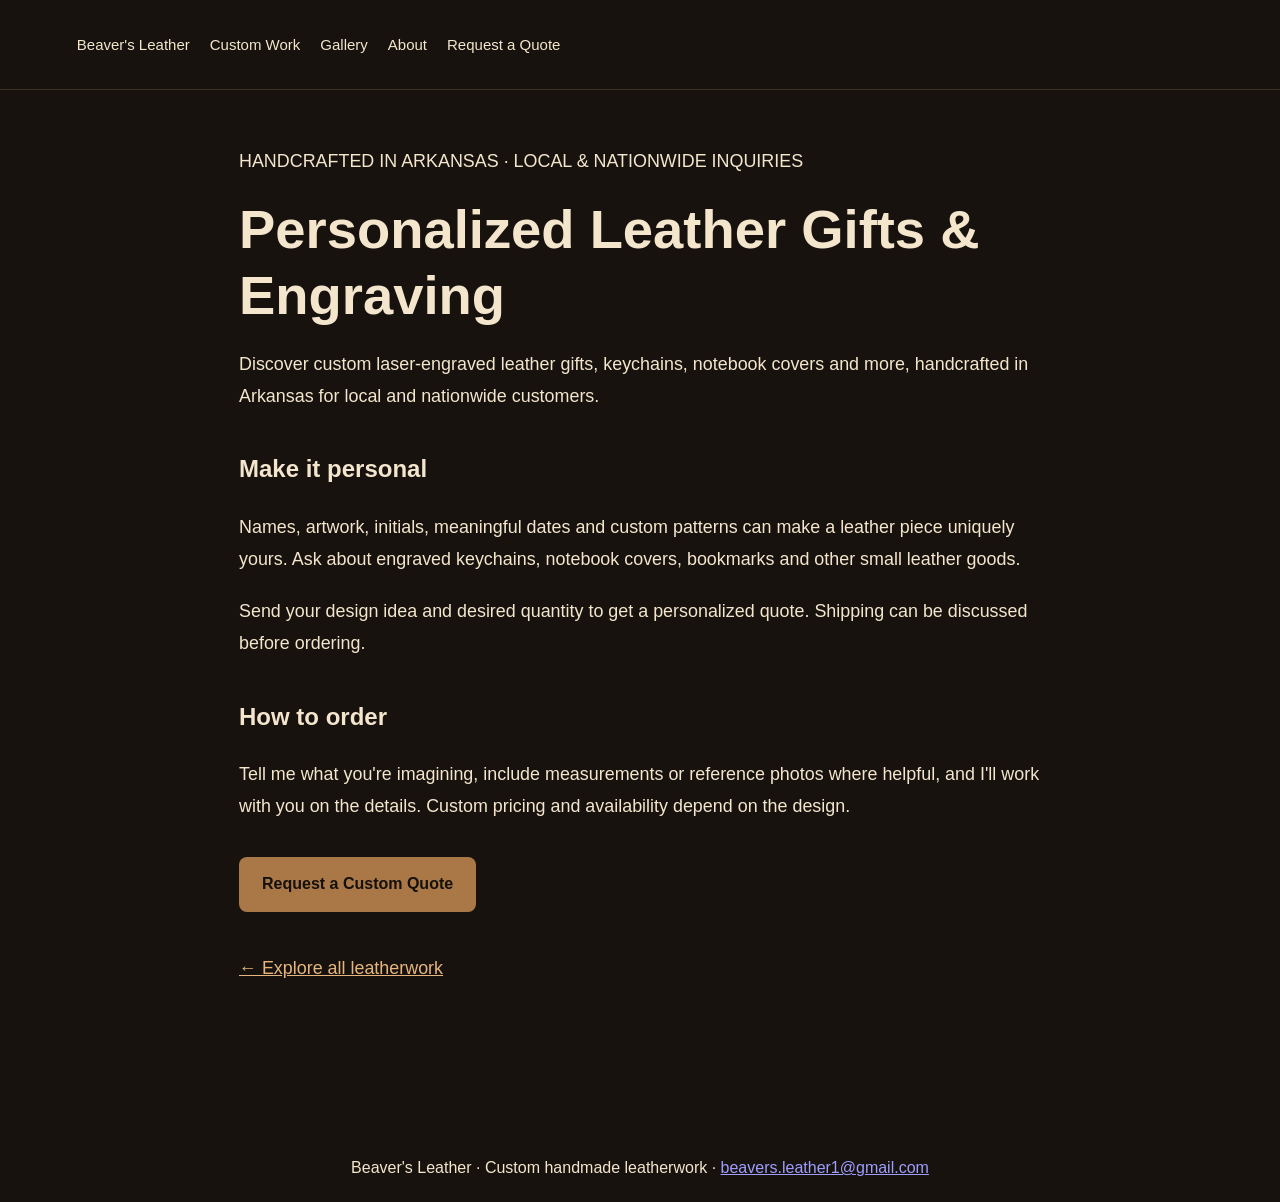
<file: personalized-leather-gifts.html>
<!DOCTYPE html>
<html lang="en"><head><meta charset="UTF-8"><meta name="viewport" content="width=device-width, initial-scale=1.0">
<title>Personalized Leather Gifts and Custom Engraving | Beaver's Leather</title>
<meta name="description" content="Discover custom laser-engraved leather gifts, keychains, notebook covers and more, handcrafted in Arkansas for local and nationwide customers."><meta name="robots" content="index, follow">
<link rel="canonical" href="https://zacbeavers7-source.github.io/beavers-leather/personalized-leather-gifts.html"><link rel="stylesheet" href="style.css">
<meta property="og:type" content="website"><meta property="og:title" content="Personalized Leather Gifts and Custom Engraving | Beaver's Leather"><meta property="og:description" content="Discover custom laser-engraved leather gifts, keychains, notebook covers and more, handcrafted in Arkansas for local and nationwide customers."><meta property="og:url" content="https://zacbeavers7-source.github.io/beavers-leather/personalized-leather-gifts.html">
<style>body{background:#17120e;color:#f4e5cd} .detail-wrap{max-width:850px;margin:55px auto;padding:0 24px 75px;line-height:1.8} .detail-wrap h1{font-size:clamp(2rem,5vw,3.4rem);line-height:1.2;margin:18px 0} .detail-wrap h2{margin-top:35px} .detail-wrap p{font-size:1.12rem;margin:20px 0} .detail-wrap a{color:#e6b67e} .detail-cta{display:inline-block;background:#a97846;color:#15100c!important;padding:13px 23px;border-radius:8px;text-decoration:none;font-weight:bold;margin-top:15px} .detail-back{display:inline-block;margin-top:20px} header{padding:20px 6%;} .detail-nav{display:flex;flex-wrap:wrap;gap:20px} .detail-nav a{color:#f4e5cd} footer{text-align:center;padding:25px}</style>
<script type="application/ld+json">{"@context":"https://schema.org","@type":"WebPage","name":"Personalized Leather Gifts and Custom Engraving","description":"Discover custom laser-engraved leather gifts, keychains, notebook covers and more, handcrafted in Arkansas for local and nationwide customers.","url":"https://zacbeavers7-source.github.io/beavers-leather/personalized-leather-gifts.html","isPartOf":{"@type":"WebSite","name":"Beaver's Leather","url":"https://zacbeavers7-source.github.io/beavers-leather/"}}</script>
</head><body>
<header><nav class="detail-nav"><a href="./">Beaver's Leather</a><a href="./#products">Custom Work</a><a href="./#gallery">Gallery</a><a href="./#about">About</a><a href="./#quote">Request a Quote</a></nav></header>
<main class="detail-wrap"><p>HANDCRAFTED IN ARKANSAS · LOCAL &amp; NATIONWIDE INQUIRIES</p><h1>Personalized Leather Gifts &amp; Engraving</h1><p>Discover custom laser-engraved leather gifts, keychains, notebook covers and more, handcrafted in Arkansas for local and nationwide customers.</p>
<h2>Make it personal</h2><p>Names, artwork, initials, meaningful dates and custom patterns can make a leather piece uniquely yours. Ask about engraved keychains, notebook covers, bookmarks and other small leather goods.</p><p>Send your design idea and desired quantity to get a personalized quote. Shipping can be discussed before ordering.</p>
<h2>How to order</h2><p>Tell me what you're imagining, include measurements or reference photos where helpful, and I'll work with you on the details. Custom pricing and availability depend on the design.</p>
<a class="detail-cta" href="./#quote">Request a Custom Quote</a><p><a class="detail-back" href="./#products">← Explore all leatherwork</a></p></main>
<footer>Beaver's Leather · Custom handmade leatherwork · <a href="mailto:beavers.leather1@gmail.com">beavers.leather1@gmail.com</a></footer>
</body></html>
</file>
<file: style.css>
* {
    box-sizing: border-box;
}

body {
    margin: 0;
    background-color: #17130f;
    color: #f2e8d5;
    font-family: Arial, sans-serif;
}

header {
    height: 90px;
    display: flex;
    align-items: center;
    justify-content: space-between;
    padding: 0 7%;
    border-bottom: 1px solid #3b3026;
}

.logo {
    display: flex;
    align-items: center;
    gap: 15px;
}

.logo-img {
    height: 90px;
    width: auto;
    display: block;
}

.logo-text {
    color: #f2e8d5;
    font-size: 30px;
    font-weight: bold;
    white-space: nowrap;
}

nav {
    display: flex;
    gap: 30px;
}

nav a {
    color: #f2e8d5;
    text-decoration: none;
    font-size: 15px;
}

nav a:hover {
    color: #c28a52;
}

.hero {
    min-height: calc(100vh - 99px);

    display: flex;
    flex-direction: column;
    justify-content: center;
    align-items: center;

    text-align: center;
    padding: 50px 20px;

    background:
        linear-gradient(
            rgba(10, 8, 6, 0.65),
            rgba(10, 8, 6, 0.75)
        ),
        url("images/leather3.jpeg");

    background-size: cover;
    background-position: center;
    background-repeat: no-repeat;
}

.hero-small {
    color: #c28a52;
    font-size: 14px;
    font-weight: bold;
    letter-spacing: 4px;
}

.hero h1 {
    font-size: 70px;
    line-height: 1.05;
    margin: 15px 0 25px;
}

.hero-description {
    max-width: 650px;
    color: #cfc4b3;
    font-size: 19px;
    line-height: 1.6;
}

.hero-buttons {
    display: flex;
    gap: 15px;
    margin-top: 25px;
}

.button {
    display: inline-block;
    padding: 16px 28px;
    text-decoration: none;
    font-weight: bold;
    border-radius: 4px;
}

.primary-button {
    background-color: #9a6030;
    color: white;
}

.primary-button:hover {
    background-color: #b47740;
}

.secondary-button {
    border: 1px solid #9a6030;
    color: #f2e8d5;
}

.secondary-button:hover {
    background-color: #9a6030;
}
.gallery {
    padding: 100px 7%;
    background-color: #211a14;
}

.section-heading {
    text-align: center;
    margin-bottom: 50px;
}

.section-heading p {
    color: #c28a52;
    font-size: 13px;
    font-weight: bold;
    letter-spacing: 4px;
}

.section-heading h2 {
    font-size: 45px;
    margin: 10px 0 15px;
}

.section-heading span {
    color: #cfc4b3;
    font-size: 18px;
}

.gallery-grid {
    max-width: 1200px;
    margin: 0 auto;

    display: grid;
    grid-template-columns: repeat(3, 1fr);
    gap: 20px;
}

.gallery-grid img {
    width: 100%;
    height: 350px;

    object-fit: cover;

    border-radius: 6px;
    transition: transform 0.3s ease;
}

.gallery-grid img:hover {
    transform: scale(1.02);
}
html {
    scroll-behavior: smooth;
}
.products {
    padding: 100px 7%;
    background-color: #17130f;
}

.product-grid {
    max-width: 1200px;
    margin: 50px auto 0;

    display: grid;
    grid-template-columns: repeat(3, 1fr);
    gap: 20px;
}

.product-card {
    background-color: #211a14;
    border: 1px solid #3b3026;
    padding: 35px;
    border-radius: 6px;

    transition:
        transform 0.3s ease,
        border-color 0.3s ease;
}

.product-card:hover {
    transform: translateY(-5px);
    border-color: #9a6030;
}

.product-card h3 {
    font-size: 23px;
    margin-top: 0;
    margin-bottom: 15px;
}

.product-card p {
    color: #cfc4b3;
    line-height: 1.6;
    margin-bottom: 0;
}

.custom-card {
    border-color: #9a6030;
}
.quote-section {
    padding: 100px 7%;
    background-color: #17130f;
}

.quote-form {
    max-width: 800px;
    margin: 50px auto 0;

    background-color: #211a14;
    border: 1px solid #3b3026;
    border-radius: 8px;

    padding: 40px;
}

.form-row {
    display: grid;
    grid-template-columns: 1fr 1fr;
    gap: 20px;
}

.form-group {
    display: flex;
    flex-direction: column;
    margin-bottom: 25px;
}

.form-group label {
    margin-bottom: 8px;
    font-weight: bold;
}

.form-group input,
.form-group select,
.form-group textarea {
    width: 100%;

    background-color: #17130f;
    color: #f2e8d5;

    border: 1px solid #4b3b2e;
    border-radius: 4px;

    padding: 14px;

    font-size: 16px;
    font-family: Arial, sans-serif;
}

.form-group input:focus,
.form-group select:focus,
.form-group textarea:focus {
    outline: none;
    border-color: #c28a52;
}

.form-group textarea {
    resize: vertical;
}

.submit-button {
    width: 100%;

    background-color: #9a6030;
    color: white;

    border: none;
    border-radius: 4px;

    padding: 17px;

    font-size: 17px;
    font-weight: bold;

    cursor: pointer;
}

.submit-button:hover {
    background-color: #b47740;
}
.about {
    padding: 110px 7%;
    background-color: #211a14;
}

.about-content {
    max-width: 1000px;
    margin: 0 auto;

    display: grid;
    grid-template-columns: 1fr 1.5fr;
    gap: 70px;
}

.about-heading p {
    color: #c28a52;
    font-size: 13px;
    font-weight: bold;
    letter-spacing: 4px;
}

.about-heading h2 {
    font-size: 50px;
    line-height: 1.1;
    margin: 15px 0;
}

.about-text p {
    color: #cfc4b3;
    font-size: 18px;
    line-height: 1.8;
    margin-top: 0;
    margin-bottom: 20px;
}

.about-text .about-tagline {
    color: #f2e8d5;
    font-size: 26px;
    font-weight: bold;

    margin-top: 35px;

    border-left: 3px solid #9a6030;
    padding-left: 20px;
}
.process {
    padding: 100px 7%;
    background-color: #17130f;
}

.process-grid {
    max-width: 1200px;
    margin: 55px auto 0;

    display: grid;
    grid-template-columns: repeat(4, 1fr);
    gap: 20px;
}

.process-card {
    position: relative;

    background-color: #211a14;
    border: 1px solid #3b3026;
    border-radius: 6px;

    padding: 35px 30px;
}

.step-number {
    display: block;

    color: #c28a52;

    font-size: 38px;
    font-weight: bold;

    margin-bottom: 25px;
}

.process-card h3 {
    font-size: 21px;
    margin: 0 0 15px;
}

.process-card p {
    color: #cfc4b3;

    font-size: 16px;
    line-height: 1.7;

    margin: 0;
}
.contact {
    padding: 100px 7%;
    background-color: #211a14;
}

.contact-box {
    max-width: 750px;
    margin: 45px auto 0;

    text-align: center;

    background-color: #17130f;
    border: 1px solid #3b3026;
    border-radius: 8px;

    padding: 40px;
}

.contact-box p {
    color: #cfc4b3;
    font-size: 17px;
    line-height: 1.7;
}

.contact-details {
    margin-top: 30px;
}

.contact-details p {
    margin: 10px 0;
}

.contact-details strong {
    color: #f2e8d5;
}
.contact-details a {
    color: #c28a52;
    text-decoration: none;
}

.contact-details a:hover {
    text-decoration: underline;
}
@media (max-width: 768px) {

    header {
        height: auto;
        padding: 20px;
        flex-direction: column;
        gap: 15px;
    }
        .about {
        padding: 70px 20px;
    }
        .process {
        padding: 70px 20px;
    }
    .contact {
        padding: 70px 20px;
    }

    .contact-box {
        padding: 25px 20px;
    }
    .process-grid {
        grid-template-columns: 1fr;
    }

    .process-card {
        padding: 25px;
    }

    .about-content {
        grid-template-columns: 1fr;
        gap: 25px;
    }

    .about-heading h2 {
        font-size: 38px;
    }

    .about-text p {
        font-size: 17px;
    }

    .about-text .about-tagline {
        font-size: 23px;
    }
    .quote-section {
        padding: 70px 20px;
    }

    .quote-form {
        padding: 25px 20px;
    }

    .form-row {
        grid-template-columns: 1fr;
        gap: 0;
    }
    .logo {
        font-size: 24px;
    }

    nav {
        flex-wrap: wrap;
        justify-content: center;
        gap: 12px 20px;
    }

    nav a {
        font-size: 14px;
    }

    .hero {
        min-height: 85vh;
        padding: 60px 20px;
    }

    .hero h1 {
        font-size: 45px;
    }

    .hero-description {
        font-size: 17px;
    }

    .hero-buttons {
        flex-direction: column;
        width: 100%;
        max-width: 300px;
    }

    .button {
        width: 100%;
    }

    .gallery {
        padding: 70px 20px;
    }

    .section-heading h2 {
        font-size: 36px;
    }

    .gallery-grid {
        grid-template-columns: 1fr;
    }

    .gallery-grid img {
        height: 400px;
    }
        .products {
        padding: 70px 20px;
    }

    .product-grid {
        grid-template-columns: 1fr;
    }

    .product-card {
        padding: 25px;
    }
}

/* Finishing touches */
:root { color-scheme: dark; }
.skip-link { position: absolute; left: 1rem; top: -5rem; z-index: 100; padding: .75rem 1rem; background: #f2e8d5; color: #17130f; }
.skip-link:focus { top: 1rem; }
a:focus-visible, button:focus-visible, input:focus-visible, select:focus-visible, textarea:focus-visible { outline: 3px solid #e5ad74; outline-offset: 3px; }
header { min-height: 90px; height: auto; gap: 20px; }
.logo-img { max-height: 82px; height: auto; width: auto; max-width: 82px; object-fit: contain; }
.hero { min-height: calc(100vh - 90px); }
.form-help { color: #cfc4b3; font-size: 14px; line-height: 1.5; margin: 0 0 10px; }
.form-error { color: #ffb4a8; font-size: 14px; }
.honeypot { position: absolute !important; left: -9999px !important; width: 1px !important; height: 1px !important; opacity: 0 !important; }
.site-footer { padding: 26px 7%; border-top: 1px solid #3b3026; display: flex; align-items: center; justify-content: space-between; gap: 20px; color: #cfc4b3; font-size: 14px; }
.site-footer a { color: #e5ad74; }
@media (max-width: 900px) { header { flex-direction: column; padding: 14px 20px; } nav { flex-wrap: wrap; justify-content: center; } .logo-text { font-size: clamp(20px, 5vw, 30px); } .logo-img { max-height: 70px; max-width: 70px; } }
@media (max-width: 480px) { .hero h1 { font-size: clamp(34px, 9vw, 45px); } .gallery-grid img { height: 300px; } .site-footer { flex-direction: column; text-align: center; } }
@media (prefers-reduced-motion: reduce) { html { scroll-behavior: auto; } *, *::before, *::after { transition-duration: .01ms !important; animation-duration: .01ms !important; } }
</file>
